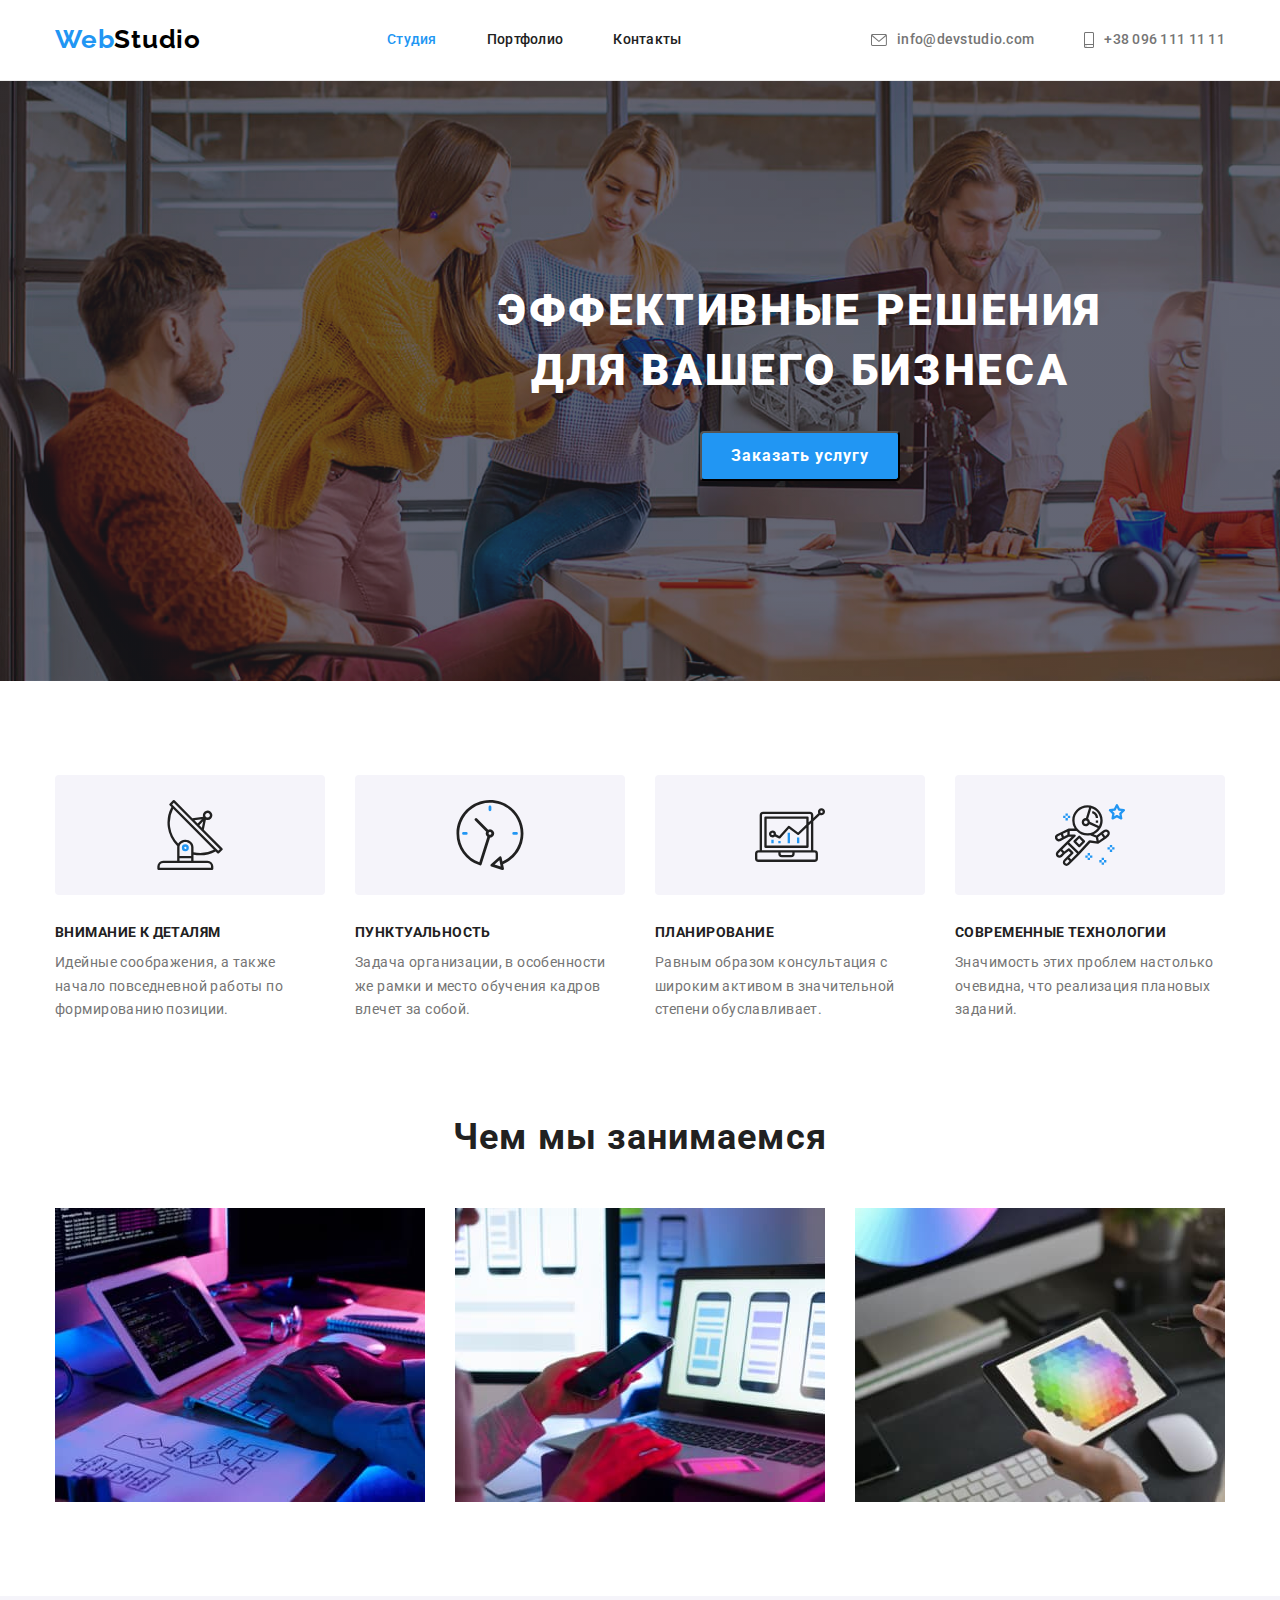
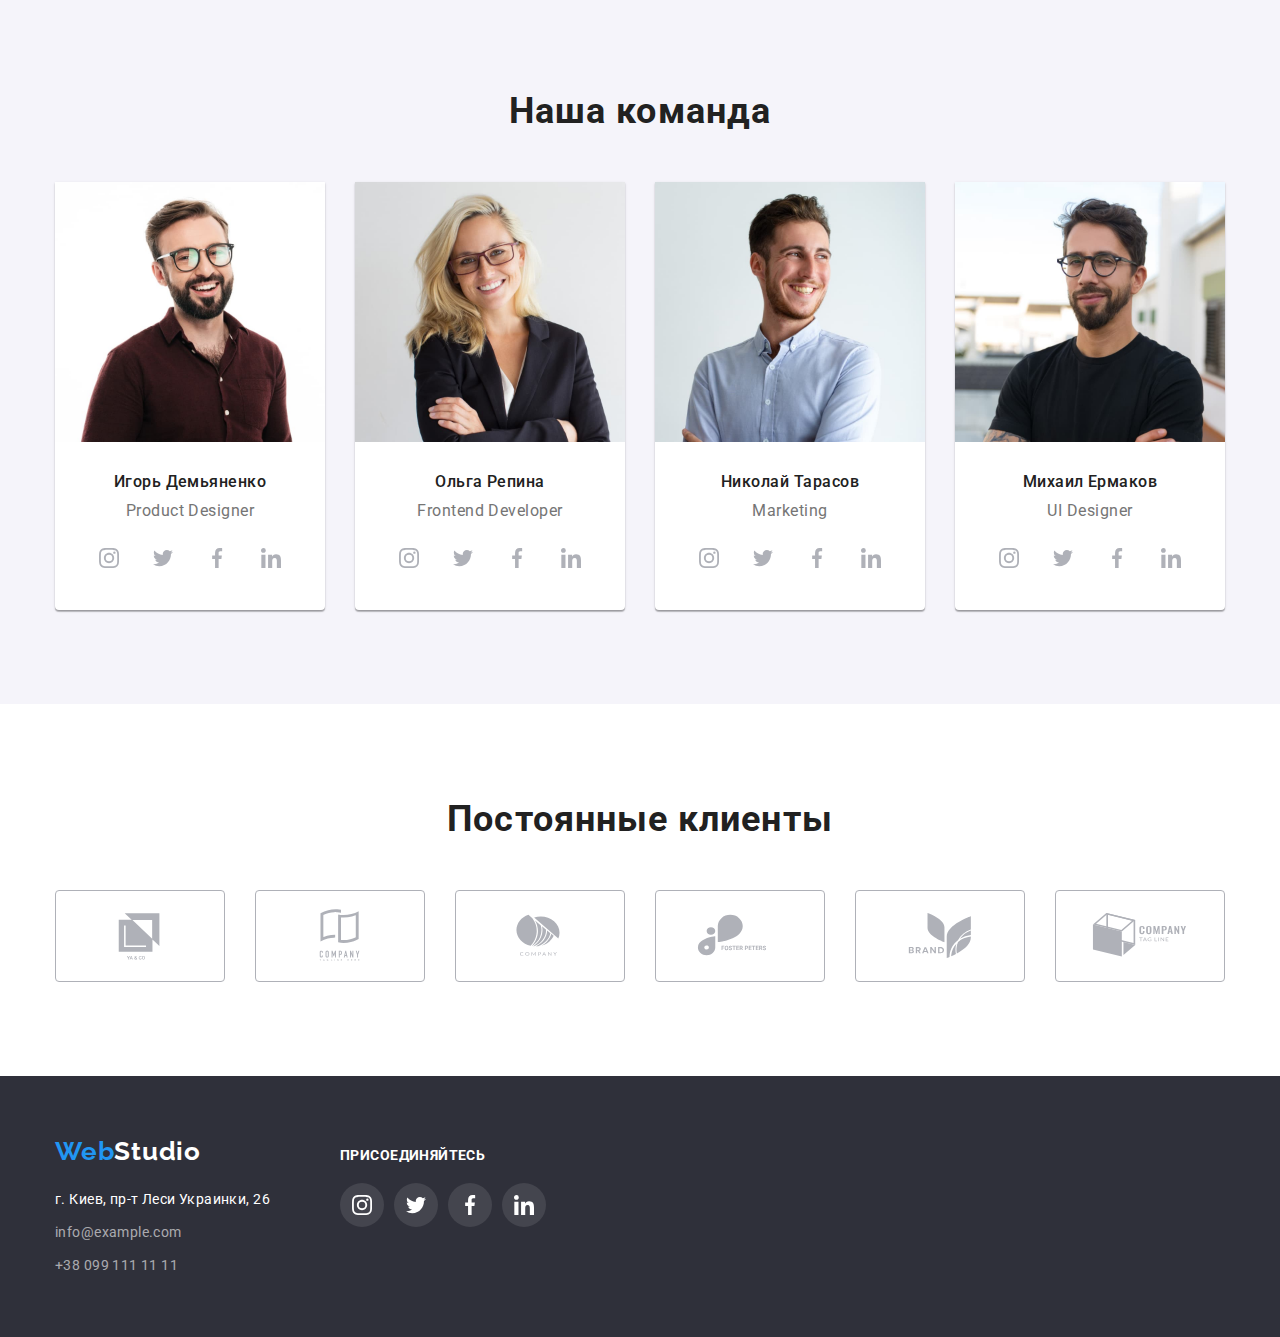
<file: index.html>
<!DOCTYPE html>
<html lang="ru">
<head>
    <meta charset="UTF-8">
    <meta http-equiv="X-UA-Compatible" content="IE=edge">
    <meta name="viewport" content="width=device-width, initial-scale=1.0">
    <title>WebStudio</title>
    <link rel="preconnect" href="https://fonts.googleapis.com">
    <link rel="preconnect" href="https://fonts.gstatic.com" crossorigin>
    <link href="https://fonts.googleapis.com/css2?family=Raleway:ital,wght@0,700;1,700&family=Roboto:wght@400;500;700;900&display=swap" rel="stylesheet">
    <link rel="stylesheet" href="./css/modern-normalize.css">
    <link rel="stylesheet" href="./css/styles.css" />
</head>
<body>
    <!--заголовок-->
    <header class="main-header">
        <div class="header-container container">
            <nav class="navigation">    
                <a href="index.html" class="logo logo-top link">Web<span class="logo-half">Studio</span></a>
                <ul class="navigation-pages list">
                    <li class="navigation-page"><a href="index.html" class="navigation-page-link link current">Студия</a></li>
                    <li class="navigation-page"><a href="portfolio.html" class="navigation-page-link link">Портфолио</a></li>
                    <li class="navigation-page"><a href="#3" class="navigation-page-link link">Контакты</a></li>
                </ul>
            </nav>
            <ul class="contacts list">
                <li class="contact"> <a href="mailto:info@devstudio.com" class="contact-link mail link"><svg class="icon" width="16px" height="12px"><use href="./images/icons.svg#icon-envelope"></use></svg> info@devstudio.com</a></li>
                <li class="contact"> <a href="tel:+380961111111" class="contact-link tel link"><svg class="icon" width="10px" height="16px"><use href="./images/icons.svg#icon-smartphone"></use></svg>+38 096 111 11 11</a> </li>
            </ul>
        </div>        
    </header>
    <!--основная часть-->
    <main>
    <!--герой-->    
        <section class="hero">
            <div class="container">
                <h1 class="hero-header">Эффективные решения для вашего бизнеса</h1>
                <button class="hero-btn" type="button">Заказать услугу</button>
            </div>       
        </section>
    <!--преимущества-->   
        <section class="advantages section">
            <div class="container">
                <h2 class="advantages-header visually-hidden">преимушества</h2>
                <ul class="our-advantages list">
                    <li class="our-advantage">
                        <div class="advantage-icons"><svg class="advantage-icon" width="70px" height="70px"><use href="./images/icons.svg#icon-antenna"></use></svg></div>
                        <h3 class="our-advantage-header section-header">Внимание к деталям</h3>
                        <p class="our-advantage-text section-description">Идейные соображения, а также начало повседневной работы по формированию позиции.</p>
                    </li>
                    <li class="our-advantage">
                        <div class="advantage-icons"><svg class="advantage-icon" width="70px" height="70px"><use href="./images/icons.svg#icon-clock"></use></svg></div>
                        <h3 class="our-advantage-header section-header">Пунктуальность</h3>
                        <p class="our-advantage-text section-description">Задача организации, в особенности же рамки и место обучения кадров влечет за собой.</p>
                    </li>
                    <li class="our-advantage">
                        <div class="advantage-icons"><svg class="advantage-icon" width="70px" height="70px"><use href="./images/icons.svg#icon-diagram"></use></svg></div>
                        <h3 class="our-advantage-header section-header">Планирование</h3>
                        <p class="our-advantage-text section-description">Равным образом консультация с широким активом в значительной степени обуславливает.</p>
                    </li>
                    <li class="our-advantage">
                        <div class="advantage-icons"><svg class="advantage-icon" width="70px" height="70px"><use href="./images/icons.svg#icon-astronaut"></use></svg></div>
                        <h3 class="our-advantage-header section-header">Современные технологии</h3>
                        <p class="our-advantage-text section-description">Значимость этих проблем настолько очевидна, что реализация плановых заданий.</p>
                    </li>
                </ul>
            </div>
        </section>
    <!--примеры работ-->    
        <section class="examples">
            <div class="container">
                <h2 class="examples_header section-top-header">Чем мы занимаемся</h2>
                <ul class="our-examples list">
                    <li class="our_example"><img src="./images/examples/example1.jpg" alt="пример работы 1" width="370" height="294"></li>
                    <li class="our_example"><img src="./images/examples/example2.jpg" alt="пример работы 2" width="370" height="294"></li>
                    <li class="our_example"><img src="./images/examples/example3.jpg" alt="пример работы 3" width="370" height="294"></li>
                </ul>
            </div>
        </section>
    <!--команда-->
        <section class="team section">
            <div class="container">
                <h2 class="team-header section-top-header">Наша команда</h2>
                <ul class="team-units list">
                    <li class="team-unit">
                        <img src="./images/team/team1.jpg" alt="сотрудник 1" class="team_unit_photo" width="270" height="260">
                        <div class="team-unit-info">
                            <h3 class="team-unit-name section-header">Игорь Демьяненко</h3>
                            <p class="team-unit-title section-description">Product Designer</p>
                            <ul class="socials list">
                                <li class="social-link-item"> <a class="social-link link" href=""> <svg class="social-link-icon" width="20px" height="20px"><use href="./images/icons.svg#icon-instagram"><span class="visually-hidden">Instagram</span></use></svg></a></li>
                                <li class="social-link-item"> <a class="social-link link" href=""> <svg class="social-link-icon" width="20px" height="20px"><use href="./images/icons.svg#icon-twitter"><span class="visually-hidden">Twitter</span></use></svg></a></li>
                                <li class="social-link-item"> <a class="social-link link" href=""> <svg class="social-link-icon" width="20px" height="20px"><use href="./images/icons.svg#icon-facebook"><span class="visually-hidden">Facebook</span></use></svg></a></li>
                                <li class="social-link-item"> <a class="social-link link" href=""> <svg class="social-link-icon" width="20px" height="20px"><use href="./images/icons.svg#icon-linkedin"><span class="visually-hidden">LinkedIn</span></use></svg></a></li>
                            </ul>
                        </div>
                    </li>
                    <li class="team-unit">
                        <img src="./images/team/team2.jpg" alt="сотрудник 2" class="team_unit_photo" width="270" height="260">
                        <div class="team-unit-info">
                            <h3 class="team-unit-name section-header">Ольга Репина</h3>
                            <p class="team-unit-title section-description">Frontend Developer</p>
                            <ul class="socials list">
                                <li class="social-link-item"> <a class="social-link link" href=""> <svg class="social-link-icon" width="20px" height="20px"><use href="./images/icons.svg#icon-instagram"><span class="visually-hidden">Instagram</span></use></svg></a></li>
                                <li class="social-link-item"> <a class="social-link link" href=""> <svg class="social-link-icon" width="20px" height="20px"><use href="./images/icons.svg#icon-twitter"><span class="visually-hidden">Twitter</span></use></svg></a></li>
                                <li class="social-link-item"> <a class="social-link link" href=""> <svg class="social-link-icon" width="20px" height="20px"><use href="./images/icons.svg#icon-facebook"><span class="visually-hidden">Facebook</span></use></svg></a></li>
                                <li class="social-link-item"> <a class="social-link link" href=""> <svg class="social-link-icon" width="20px" height="20px"><use href="./images/icons.svg#icon-linkedin"><span class="visually-hidden">LinkedIn</span></use></svg></a></li>
                            </ul>
                        </div>
                    </li>
                    <li class="team-unit">
                        <img src="./images/team/team3.jpg" alt="сотрудник 3" class="team_unit_photo" width="270" height="260">
                        <div class="team-unit-info">
                            <h3 class="team-unit-name section-header">Николай Тарасов</h3>
                            <p class="team-unit-title section-description">Marketing</p>
                            <ul class="socials list">
                                <li class="social-link-item"> <a class="social-link link" href=""> <svg class="social-link-icon" width="20px" height="20px"><use href="./images/icons.svg#icon-instagram"><span class="visually-hidden">Instagram</span></use></svg></a></li>
                                <li class="social-link-item"> <a class="social-link link" href=""> <svg class="social-link-icon" width="20px" height="20px"><use href="./images/icons.svg#icon-twitter"><span class="visually-hidden">Twitter</span></use></svg></a></li>
                                <li class="social-link-item"> <a class="social-link link" href=""> <svg class="social-link-icon" width="20px" height="20px"><use href="./images/icons.svg#icon-facebook"><span class="visually-hidden">Facebook</span></use></svg></a></li>
                                <li class="social-link-item"> <a class="social-link link" href=""> <svg class="social-link-icon" width="20px" height="20px"><use href="./images/icons.svg#icon-linkedin"><span class="visually-hidden">LinkedIn</span></use></svg></a></li>
                            </ul>
                        </div>
                    </li>
                    <li class="team-unit">
                        <img src="./images/team/team4.jpg" alt="сотрудник 4" class="team_unit_photo" width="270" height="260">
                        <div class="team-unit-info">
                            <h3 class="team-unit-name section-header">Михаил Ермаков</h3>
                            <p class="team-unit-title section-description">UI Designer</p>
                            <ul class="socials list">
                                <li class="social-link-item"> <a class="social-link link" href=""> <svg class="social-link-icon" width="20px" height="20px"><use href="./images/icons.svg#icon-instagram"><span class="visually-hidden">Instagram</span></use></svg></a></li>
                                <li class="social-link-item"> <a class="social-link link" href=""> <svg class="social-link-icon" width="20px" height="20px"><use href="./images/icons.svg#icon-twitter"><span class="visually-hidden">Twitter</span></use></svg></a></li>
                                <li class="social-link-item"> <a class="social-link link" href=""> <svg class="social-link-icon" width="20px" height="20px"><use href="./images/icons.svg#icon-facebook"><span class="visually-hidden">Facebook</span></use></svg></a></li>
                                <li class="social-link-item"> <a class="social-link link" href=""> <svg class="social-link-icon" width="20px" height="20px"><use href="./images/icons.svg#icon-linkedin"><span class="visually-hidden">LinkedIn</span></use></svg></a></li>
                            </ul>
                        </div>
                    </li>
                </ul>
            </div>
        </section>    
        <!-- Клиенты -->
        <section class="clients section">
            <div class="container">
                <h2 class="clients-header section-top-header">
                    Постоянные клиенты
                </h2>
                <ul class="clients-units list">
                    <li class="clients-unit"><a href="" class="clients-link link"><svg class="clients-icon" width="106px" height="60px"><use href="./images/icons.svg#icon-Logo-1"></use></svg></a></li>
                    <li class="clients-unit"><a href="" class="clients-link link"><svg class="clients-icon" width="106px" height="60px"><use href="./images/icons.svg#icon-Logo-2"></use></svg></a></li>
                    <li class="clients-unit"><a href="" class="clients-link link"><svg class="clients-icon" width="106px" height="60px"><use href="./images/icons.svg#icon-Logo-3"></use></svg></a></li>
                    <li class="clients-unit"><a href="" class="clients-link link"><svg class="clients-icon" width="106px" height="60px"><use href="./images/icons.svg#icon-Logo-4"></use></svg></a></li>
                    <li class="clients-unit"><a href="" class="clients-link link"><svg class="clients-icon" width="106px" height="60px"><use href="./images/icons.svg#icon-Logo-5"></use></svg></a></li>
                    <li class="clients-unit"><a href="" class="clients-link link"><svg class="clients-icon" width="106px" height="60px"><use href="./images/icons.svg#icon-Logo-6"></use></svg></a></li>
                </ul>
            </div>
        </section>
    </main>
    <!--подвал-->
    <footer class="footer">
        <div class="container footer-container">
            <div class="contacts-container">
                <a href="index.html" class="logo link logo-bot">Web<span class="logo-half-dark">Studio</span></a>
                <address class="contacts-list" id="3">
                    <ul class="contacts-bot list">
                        <li class="contact-bot"><a class="footer-contact-link link address map" href="https://goo.gl/maps/tf9V9uD1shakLC2a6" target="_blank" rel="nooppener noreferal">г. Киев, пр-т Леси Украинки, 26</a> </li>
                        <li class="contact-bot"><a class="footer-contact-link link address" href="mailto:info@example.com">info@example.com</a> </li>
                        <li class="contact-bot"><a class="footer-contact-link link address" href="tel:+380991111111">+38 099 111 11 11</a></li>
                    </ul>
                </address>
            </div>
            <div>
            <h2 class="socials-header">присоединяйтесь</h2>
            <ul class="list footer-socials">
                <li class="footer-social-link-item"> <a class="footer-social-link link" href=""> <svg class="footer-social-link-icon" width="20px" height="20px"><use href="./images/icons.svg#icon-instagram"><span class="visually-hidden">Instagram</span></use></svg></a></li>
                <li class="footer-social-link-item"> <a class="footer-social-link link" href=""> <svg class="footer-social-link-icon" width="20px" height="20px"><use href="./images/icons.svg#icon-twitter"><span class="visually-hidden">Twitter</span></use></svg></a></li>
                <li class="footer-social-link-item"> <a class="footer-social-link link" href=""> <svg class="footer-social-link-icon" width="20px" height="20px"><use href="./images/icons.svg#icon-facebook"><span class="visually-hidden">Facebook</span></use></svg></a></li>
                <li class="footer-social-link-item"> <a class="footer-social-link link" href=""> <svg class="footer-social-link-icon" width="20px" height="20px"><use href="./images/icons.svg#icon-linkedin"><span class="visually-hidden">LinkedIn</span></use></svg></a></li>
            </ul>
            </div>
        </div>
    </footer>
</body>
</html>
</file>
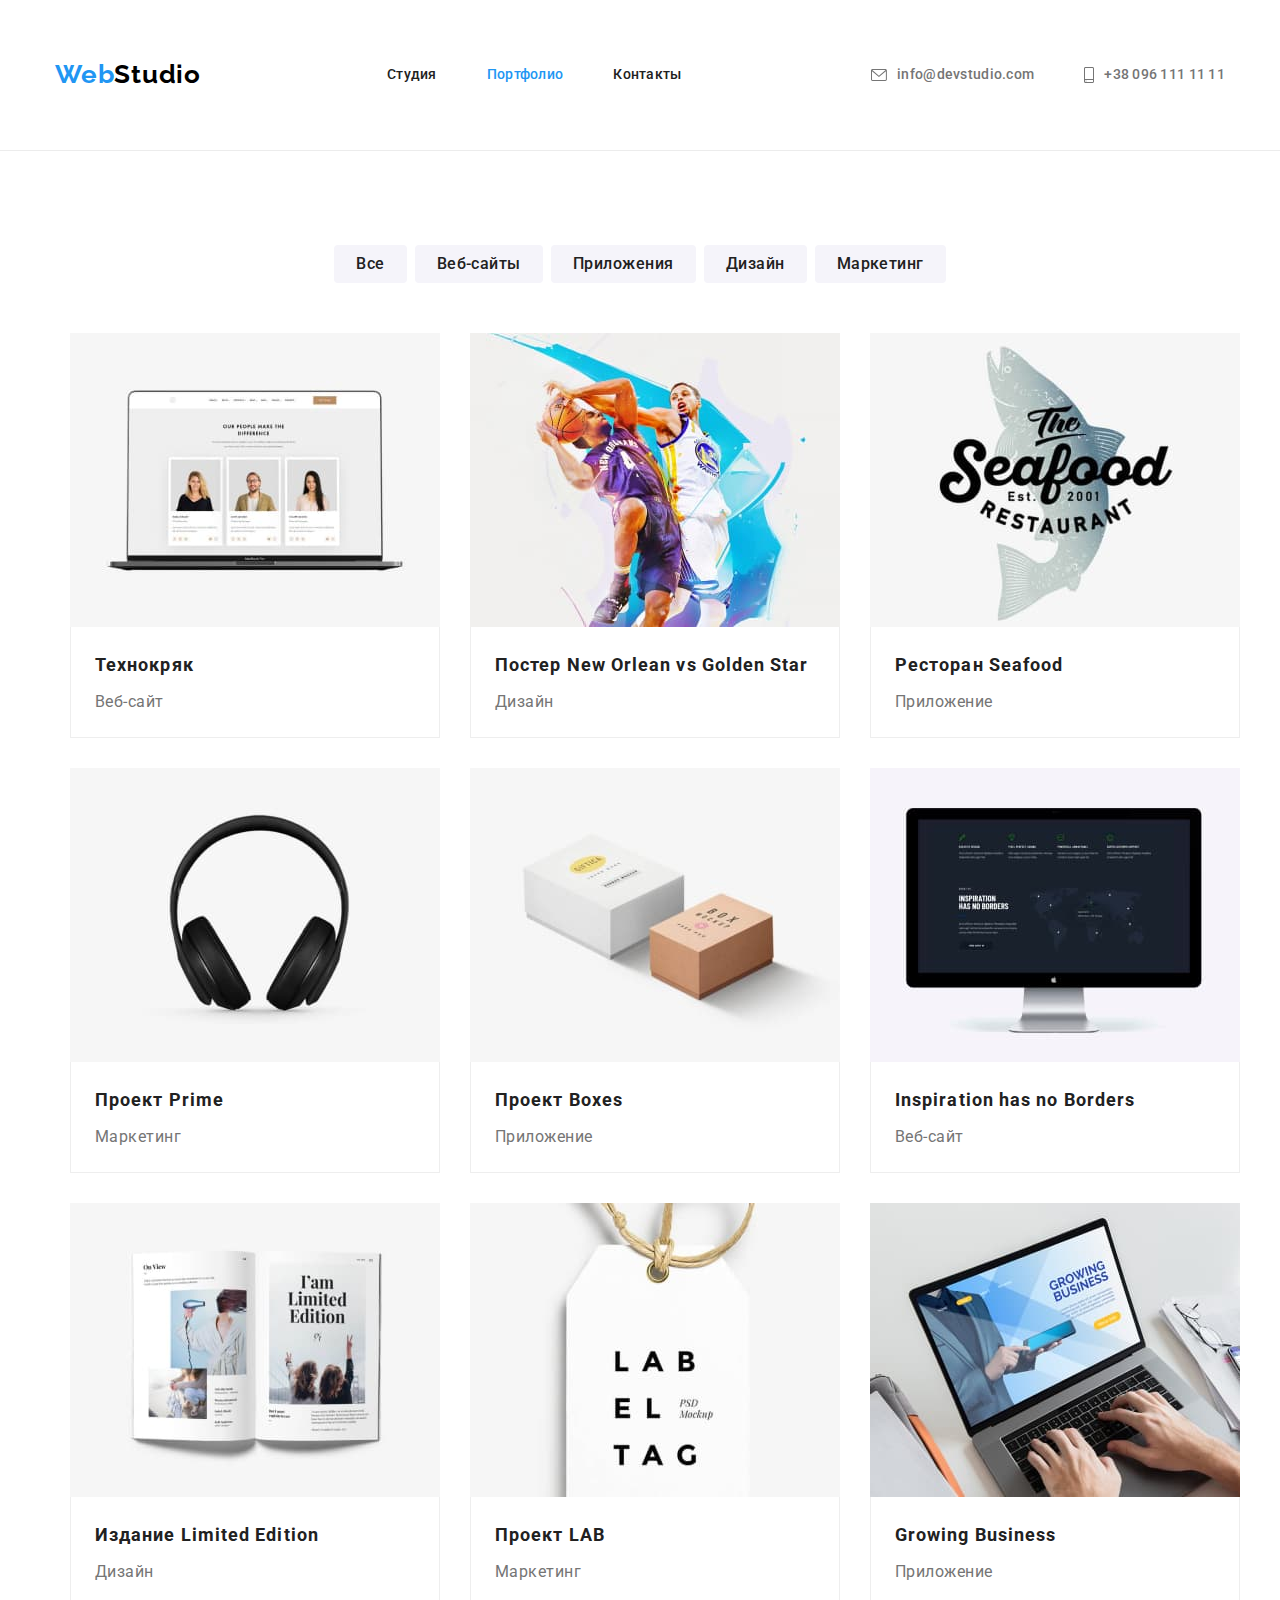
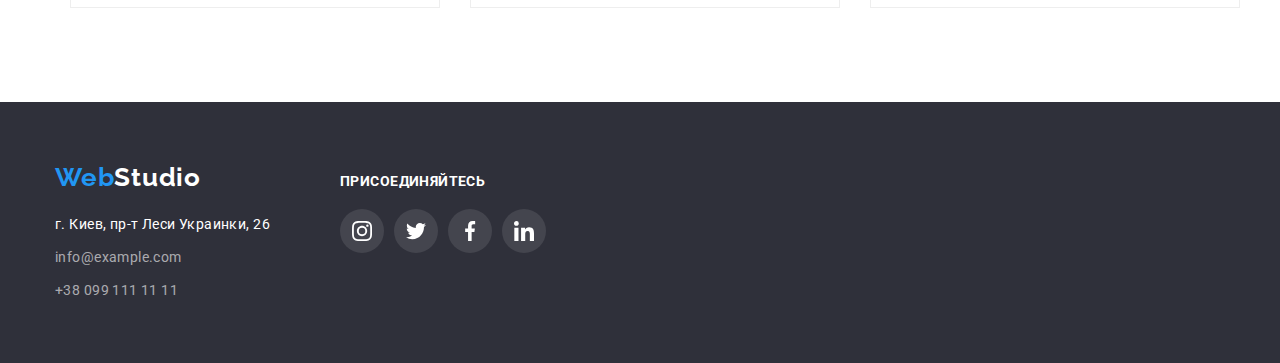
<file: portfolio.html>
<!DOCTYPE html>
<html lang="en">
<head>
    <meta charset="UTF-8">
    <meta http-equiv="X-UA-Compatible" content="IE=edge">
    <meta name="viewport" content="width=device-width, initial-scale=1.0">
    <title>WebStudio</title>
    <link rel="preconnect" href="https://fonts.googleapis.com">
    <link rel="preconnect" href="https://fonts.gstatic.com" crossorigin>
    <link href="https://fonts.googleapis.com/css2?family=Raleway:ital,wght@0,700;1,700&family=Roboto:wght@400;500;700;900&display=swap" rel="stylesheet">
    <link rel="stylesheet" href="./css/modern-normalize.css">
    <link rel="stylesheet" href="./css/styles.css" />
</head>
<body>
    <!--заголовок-->
    <header class="main-header">
        <div class="header-container container">
            <nav class="navigation">    
                <a href="index.html" class="logo logo-top link">Web<span class="logo-half">Studio</span></a>
                <ul class="navigation-pages list">
                    <li class="navigation-page"><a href="index.html" class="navigation-page-link link">Студия</a></li>
                    <li class="navigation-page"><a href="portfolio.html" class="navigation-page-link link current">Портфолио</a></li>
                    <li class="navigation-page"><a href="#3" class="navigation-page-link link">Контакты</a></li>
                </ul>
            </nav>
            <ul class="contacts list">
                <li class="contact"> <a href="mailto:info@devstudio.com" class="contact-link mail link"><svg class="icon" width="16px" hidth="12px"><use href="./images/icons.svg#icon-envelope"></use></svg> info@devstudio.com</a></li>
                <li class="contact"> <a href="tel:+380961111111" class="contact-link tel link"><svg class="icon" width="10px" hidth="16px"><use href="./images/icons.svg#icon-smartphone"></use></svg>+38 096 111 11 11</a> </li>
            </ul>
        </div>        
    </header>
    <!-- основная часть -->
    <main>
    <!-- герой -->
        <section class="portfolio-filter section">
            <div class="container">
                <h1 class="portfolio-header visually-hidden">Portfolio</h1>
                <!-- фильтр -->
                <ul class="portfolio-filter-list list">
                    <li class="portfolio-filter-list-item"><button class="filter-btn" type="button">Все</button></li>
                    <li class="portfolio-filter-list-item"><button class="filter-btn" type="button">Веб-сайты</button></li>
                    <li class="portfolio-filter-list-item"><button class="filter-btn" type="button">Приложения</button></li>
                    <li class="portfolio-filter-list-item"><button class="filter-btn" type="button">Дизайн</button></li>
                    <li class="portfolio-filter-list-item"><button class="filter-btn" type="button">Маркетинг</button></li>
                </ul>
                <!-- список проектов -->
                <ul class="portfolio-examples-list container list">
                    <li class="portfolio-example">
                        <a class="link portfolio-link" href="">
                        <img src="./images/portfolio/technocrack.jpg" alt="Веб-сайт компании Технокряк" width="370" height="294" class="img">
                        <div class="portfolio-example-text">
                            <h3 class="portfolio-example-name section-header">Технокряк</h3>
                            <p class="portfolio-example-description section-description">Веб-сайт</p>
                        </div>
                        </a>
                    </li>
                    <li class="portfolio-example">
                        <a class="link portfolio-link" href="">
                        <img src="./images/portfolio/new_orlean.jpg" alt="Изображение постера игры команд New Orlean и Golden Star" width="370" height="294">
                        <div class="portfolio-example-text">
                            <h3 class="portfolio-example-name section-header">Постер New Orlean vs Golden Star</h3>
                            <p class="portfolio-example-description section-description">Дизайн</p>
                        </div>
                        </a>
                    </li>
                    <li class="portfolio-example">
                        <a class="link portfolio-link" href="">
                        <img src="./images/portfolio/seafood.jpg" alt="Иконка приложения ресторана Seafood" width="370" height="294">
                        <div class="portfolio-example-text">
                            <h3 class="portfolio-example-name section-header">Ресторан Seafood</h3>
                            <p class="portfolio-example-description section-description">Приложение</p>
                        </div>
                        </a>
                    </li>
                    <li class="portfolio-example">
                        <a class="link portfolio-link" href="">
                        <img src="./images/portfolio/prime.jpg" alt="Наушники">
                        <div class="portfolio-example-text">
                            <h3 class="portfolio-example-name section-header">Проект Prime</h3>
                            <p class="portfolio-example-description section-description">Маркетинг</p>
                        </div>
                        </a>
                    </li>
                    <li class="portfolio-example">
                        <a class="link portfolio-link" href="">
                        <img src="./images/portfolio/boxes.jpg" alt="2 коробочки" width="370" height="294">
                        <div class="portfolio-example-text">
                            <h3 class="portfolio-example-name section-header">Проект Boxes</h3>
                            <p class="portfolio-example-description section-description">Приложение</p>
                        </div>
                        </a>
                    </li>
                    <li class="portfolio-example">
                        <a class="link portfolio-link" href="">
                        <img src="./images/portfolio/inspiration.jpg" alt="Веб-сайт компании Inspiration has no Borders" width="370" height="294">
                        <div class="portfolio-example-text">
                            <h3 class="portfolio-example-name section-header">Inspiration has no Borders</h3>
                            <p class="portfolio-example-description section-description">Веб-сайт</p>
                        </div>
                        </a>
                    </li>
                    <li class="portfolio-example">
                        <a class="link portfolio-link" href="">
                        <img src="./images/portfolio/limited_edition.jpg" alt="Журнал в развернутом виде" width="370" height="294">
                        <div class="portfolio-example-text">
                            <h3 class="portfolio-example-name section-header">Издание Limited Edition</h3>
                            <p class="portfolio-example-description section-description">Дизайн</p>
                        </div>
                        </a>
                    </li>
                    <li class="portfolio-example">
                        <a class="link portfolio-link" href="">
                        <img src="./images/portfolio/lab.jpg" alt="Стильная этикетка" width="370" height="294">
                        <div class="portfolio-example-text">
                            <h3 class="portfolio-example-name section-header">Проект LAB</h3>
                            <p class="portfolio-example-description section-description">Маркетинг</p>
                        </div>
                        </a>
                    </li>
                    <li class="portfolio-example">
                        <a class="link portfolio-link" href="">
                        <img src="./images/portfolio/growing_business.jpg" alt="Ноутбук с приложением Growing Business" width="370" height="294">
                        <div class="portfolio-example-text">
                            <h3 class="portfolio-example-name section-header">Growing Business</h3>
                            <p class="portfolio-example-description section-description">Приложение</p>
                        </div>
                        </a>
                    </li>
                </ul>
            </div>
        </section>
    </main>
    <!--подвал-->
    <footer class="footer">
        <div class="container footer-container">
            <div class="contacts-container">
                <a href="index.html" class="logo link logo-bot">Web<span class="logo-half-dark">Studio</span></a>
                <address class="contacts-list" id="3">
                    <ul class="contacts-bot list">
                        <li class="contact-bot"><a class="footer-contact-link link address map" href="https://goo.gl/maps/tf9V9uD1shakLC2a6" target="_blank" rel="nooppener noreferal">г. Киев, пр-т Леси Украинки, 26</a> </li>
                        <li class="contact-bot"><a class="footer-contact-link link address" href="mailto:info@example.com">info@example.com</a> </li>
                        <li class="contact-bot"><a class="footer-contact-link link address" href="tel:+380991111111">+38 099 111 11 11</a></li>
                    </ul>
                </address>
            </div>
            <div>
            <h2 class="socials-header">присоединяйтесь</h2>
            <ul class="list footer-socials">
                <li class="footer-social-link-item"> <a class="footer-social-link link" href=""> <svg class="footer-social-link-icon" width="20px" height="20px"><use href="./images/icons.svg#icon-instagram"><span class="visually-hidden">Instagram</span></use></svg></a></li>
                <li class="footer-social-link-item"> <a class="footer-social-link link" href=""> <svg class="footer-social-link-icon" width="20px" height="20px"><use href="./images/icons.svg#icon-twitter"><span class="visually-hidden">Twitter</span></use></svg></a></li>
                <li class="footer-social-link-item"> <a class="footer-social-link link" href=""> <svg class="footer-social-link-icon" width="20px" height="20px"><use href="./images/icons.svg#icon-facebook"><span class="visually-hidden">Facebook</span></use></svg></a></li>
                <li class="footer-social-link-item"> <a class="footer-social-link link" href=""> <svg class="footer-social-link-icon" width="20px" height="20px"><use href="./images/icons.svg#icon-linkedin"><span class="visually-hidden">LinkedIn</span></use></svg></a></li>
            </ul>
            </div>
        </div>
    </footer>
</body>
</html>
</file>
<file: css/styles.css>
:root {
    --main-color: #2196F3;
    --secondary-color: #000;
    --third-color: #757575;
    --main-font: 'roboto', sans-serif;
    --secondary-font: 'Raleway', sans-serif;
}
body {
    font-family: var(--main-font);
    color: #212121;
}
h1,
h2,
h3,
h4,
h5,
h6,
p {
  margin-top: 0;
  margin-bottom: 0;
}
ul,
ol {
  margin-top: 0;
  margin-bottom: 0;
  padding-left: 0;
}
img {
  display: block;
}
.link {
    text-decoration: none;
}
.list {
    list-style: none;
}
.address {
    font-style: normal;
}
.container {
    width: 1200px;
    padding-left: 15px;
    padding-right: 15px;
    margin-top: auto;
    margin: auto;
}
.visually-hidden {
    position: absolute;
    width: 1px;
    height: 1px;
    margin: -1px;
    border: 0;
    padding: 0;
    
    white-space: nowrap;
    clip-path: inset(100%);
    clip: rect(0 0 0 0);
    overflow: hidden;
}
/* components */
.logo {
    font-family: var(--secondary-font);
    font-weight: 700;
    font-size: 26px;
    line-height: 1.2;
    letter-spacing: 0.03em; 
    color: var(--main-color);
}
.section-header  {  
    letter-spacing: 0.03em;
    color: #212121;
}
.section-description {
    letter-spacing: 0.03em;
    color: var(--third-color);
}
.section-top-header {
    font-weight: 700;
    font-size: 36px;
    line-height: 42px;
    text-align: center;
    letter-spacing: 0.03em;
    color: #212121;
}
.section {
    padding-top: 94px;
    padding-bottom: 94px;
}
/* /components */
/* header */
.main-header {
    background-color: #FFFFFF;
    border-bottom: 1px solid #ECECEC;
    margin-top: 0;
    margin-bottom: 0;
}
.header-container {
    display: flex;
    justify-content: space-between;
    align-items: center;
    
}
.navigation {
    display: flex;
}
.logo-top {
    padding-top: 24px;
    padding-bottom: 24px;
    margin-right: 93px;
}
.logo-half {
    color: var(--secondary-color);
}
.navigation-pages {
    display: flex;
    margin-left: 93px;
}
.navigation-page {
    display: flex;
}
.navigation-page-link {
    font-weight: 500;
    font-size: 14px;
    line-height: 1.14;
    letter-spacing: 0.02em;
    color: #212121;
    padding-top: 32px;
    padding-bottom: 32px;
    align-items: center;
}
.navigation-page:not(:last-child) {
    margin-right: 50px;
}
.contacts {
    display: flex;
}
.contact:not(:first-child) {
    margin-left: 50px;
}
.contact-link {
    display: flex;
    font-weight: 500;
    font-size: 14px;
    line-height: 1.14;
    letter-spacing: 0.02em;
    color: var(--third-color);
    align-items: center;
}
.current {
    color: var(--main-color);
}  
.navigation-page-link:hover, 
.navigation-page-link:focus,
.contact-link:hover,
.contact-link:focus {
    color: var(--main-color);
}
.icon {
    margin-right: 10px;
    fill: var(--third-color);
}
.contact-link:hover .icon,
.contact-link:focus .icon {
    fill: var(--main-color);
}
/* /header */
/* hero */
.hero {
    background: #2F303A;
    padding-top: 200px;
    padding-bottom: 200px;
    background-color: #C4C4C4;
    background-image: linear-gradient(rgba(47, 48, 58, 0.4),rgba(47, 48, 58, 0.4)), url(../images/hero/hero-background.png) ;
    background-repeat: no-repeat;
    background-size: 1600px;
    background-position: center;
    width: 1600px;
    margin-left: auto;
    margin-right: auto;
    justify-content: center;
}
.hero-header {
    font-weight: 900;
    font-size: 44px;
    line-height: 1.36;
    text-align: center;
    letter-spacing: 0.06em;
    text-transform: uppercase;
    color: #FFFFFF;
    width: 696px;
    margin-left: auto;
    margin-right: auto;
}
.hero-btn {
    font-weight: 700;
    font-size: 16px;
    line-height: 30px;
    display: flex;
    text-align: center;
    letter-spacing: 0.06em;
    color: #FFFFFF;
    width: 200px;
    height: 50px;
    background: var(--main-color);
    box-shadow: 0px 4px 4px rgba(0, 0, 0, 0.15);
    border-radius: 4px;
    cursor: pointer;
    margin-left: auto;
    margin-right: auto;
    margin-top: 30px;
    justify-content: center;
    align-items: center;
}
.hero-btn:hover,
.hero-btn:focus {
    background: #188CE8;
    box-shadow: 0px 4px 4px rgba(0, 0, 0, 0.15);
}
/* /hero */
/* advantages */
.our-advantages {
    display: flex;
    justify-content: space-between;
}
.our-advantage {
    width: 270px;
}
.our-advantage-header {
    font-weight: 700;
    text-transform: uppercase;
    font-size: 14px;
    line-height: 1.14;
    width: 270px;
    margin-bottom: 10px;
}
.our-advantage-text {
    font-size: 14px;
    line-height: 1.71;
}
.advantage-icons {
    height: 120px;
    align-items: center;
    background: #F5F4FA;
    border-radius: 4px;
    display: flex;
    justify-content: center;
    margin-bottom: 30px;
}
.advantage-icon {
}    
/* /advantages */
/* examples */
.examples {
    padding-bottom: 94px;
}
.our-examples {
    display: flex;
    justify-content: space-between;
    margin-top: 50px;
}
/* /examples */
/* our team */
.team {
    background: #F5F4FA;
}
.team-units {
    display: flex;
    justify-content: space-between;
    margin-top: 50px;
}
.team-unit {
    background-color: #FFFFFF;
    box-shadow: 0px 1px 3px rgba(0, 0, 0, 0.12), 0px 1px 1px rgba(0, 0, 0, 0.14), 0px 2px 1px rgba(0, 0, 0, 0.2);
    border-radius: 0px 0px 4px 4px;
}
.team-unit-info {
    padding: 30px 10px 30px 10px;
}
.team-unit-name {
    font-weight: 500;
    font-size: 16px;
    line-height: 1.19;
    text-align: center;
    margin-bottom: 10px;
}
.team-unit-title {
    font-size: 16px;
    line-height: 1.19;
    text-align: center;
}
.socials {
    margin-top: 16px;
    display: flex;
    justify-content: center;
}
.social-link-item {
    display: flex;
}
.social-link {
    display: flex;
    height: 44px;
    width: 44px;
    border-radius: 50%;
    justify-content: center;
    align-items: center;
}
.social-link-item:not(:last-child) {
    margin-right: 10px;
}
.social-link-icon {
    fill: #AFB1B8;
}
.social-link:hover,
.social-link:focus {
    background-color: var(--main-color);
}
.social-link:hover .social-link-icon,
.social-link:focus .social-link-icon {
    fill: #fff;
}
/* /our team */
/* clients */
.clients-units {
    margin-top: 50px;
    display: flex;
    flex-direction: row;
    justify-content: center;
}
.clients-unit {
    display: flex;
}
.clients-unit:not(:last-child) {
    margin-right: 30px;
}
.clients-link {
    width: 170px;
    height: 92px;
    border: 1px solid #AFB1B8;
    border-radius: 4px;
    display: flex;
    justify-content: center;
    align-items: center;
}
.clients-icon {
    fill: #AFB1B8;
}
.clients-link:hover,
.clients-link:focus {
   border: 1px solid var(--main-color);
}
.clients-link:hover .clients-icon,
.clients-link:focus .clients-icon {
    fill: var(--main-color);
}
/* /clients */
/* filter */
.portfolio-filter {
    
}
.portfolio-filter-list {
    display: flex;
    justify-content: center;
    margin-bottom: 50px;
}
.portfolio-filter-list-item:not(:last-child) {
    margin-right: 8px;
}
.filter-btn {
    font-weight: 500;
    font-size: 16px;
    line-height: 1.62;
    text-align: center;
    letter-spacing: 0.03em;
    color: #212121;
    background: #F5F4FA;
    border-radius: 4px;
    cursor: pointer;
    padding: 6px 22px;
    border-width: 0px;
}
.filter-btn:hover,
.filter-btn:focus {
    background: var(--main-color);
    color: #FFFFFF;
    box-shadow: 0px 3px 1px rgba(0, 0, 0, 0.1), 0px 1px 2px rgba(0, 0, 0, 0.08), 0px 2px 2px rgba(0, 0, 0, 0.12);
}
.portfolio-examples {
    padding-bottom: 80px;
}
.portfolio-examples-list {
    display: flex;
    flex-wrap: wrap;
    justify-content: space-between;
}   
.portfolio-example-name {
    font-weight: 700;
    font-size: 18px;
    line-height: 2;
    letter-spacing: 0.06em;
    margin-bottom: 4px;
}
.img {
    display: block;
}
.portfolio-example-description {
    font-size: 16px;
    line-height: 1.87;
}
.portfolio-example-text {
    padding: 20px 24px;
    border: #EEEEEE solid 1px;
    border-top: none;
}   
.portfolio-example:nth-child(-n+6) {
    margin-bottom: 30px;
}
.portfolio-link {
    display: block;
}
.portfolio-link:hover,
.portfolio-link:focus {
    box-shadow: 0px 1px 1px rgba(0, 0, 0, 0.12), 0px 4px 4px rgba(0, 0, 0, 0.06), 1px 4px 6px rgba(0, 0, 0, 0.16);
}
/* /filter */
/* footer */
.footer {
    background: #2F303A;
    padding-top: 60px;
    padding-bottom: 60px;
    display: flex;
    justify-content: left;
}
.footer-container {
    display: flex;
    align-items: baseline;
}
.contacts-container {
    margin-right: 70px;
}

.logo-bot {
    display: block;
    margin-bottom: 20px;
}
.logo-half-dark {
    color: #FFFFFF;
}
.footer-contact-link {
   
}
.footer-contact-link {
    font-size: 14px;
    line-height: 1.71;
    letter-spacing: 0.03em;
    color: rgba(255, 255, 255, 0.6);
}
.contacts-list {
    
}
.contacts-bot {
   
}
.contact-bot {
    display: flex;
    flex-direction: column;
}
.contact-bot:not(:last-child) {
    margin-bottom: 9px;
}
.map {
    color: #FFFFFF;    
}
.footer-contact-link:hover,
.footer-contact-link:focus {
    color: var(--main-color);
}
.socials-header {
    font-weight: 700;
    font-size: 14px;
    line-height: 16px;
    letter-spacing: 0.03em;
    text-transform: uppercase;
    color: #FFFFFF;
    margin-bottom: 20px;
}
.footer-socials {
    display: flex;
}
.footer-social-link-item {
    display: flex;
    
}
.footer-social-link-item:not(:last-child) {
    margin-right: 10px;
}
.footer-social-link {
    width: 44px;
    height: 44px;
    border-radius: 50%;
    background: rgba(255, 255, 255, 0.1);
    display: flex;
    justify-content: center;
    align-items: center;
}
.footer-social-link-icon {
    fill: #FFFFFF;
}
.footer-social-link:hover,
.footer-social-link:focus {
    background-color: var(--main-color);
}
/* /footer */
</file>
